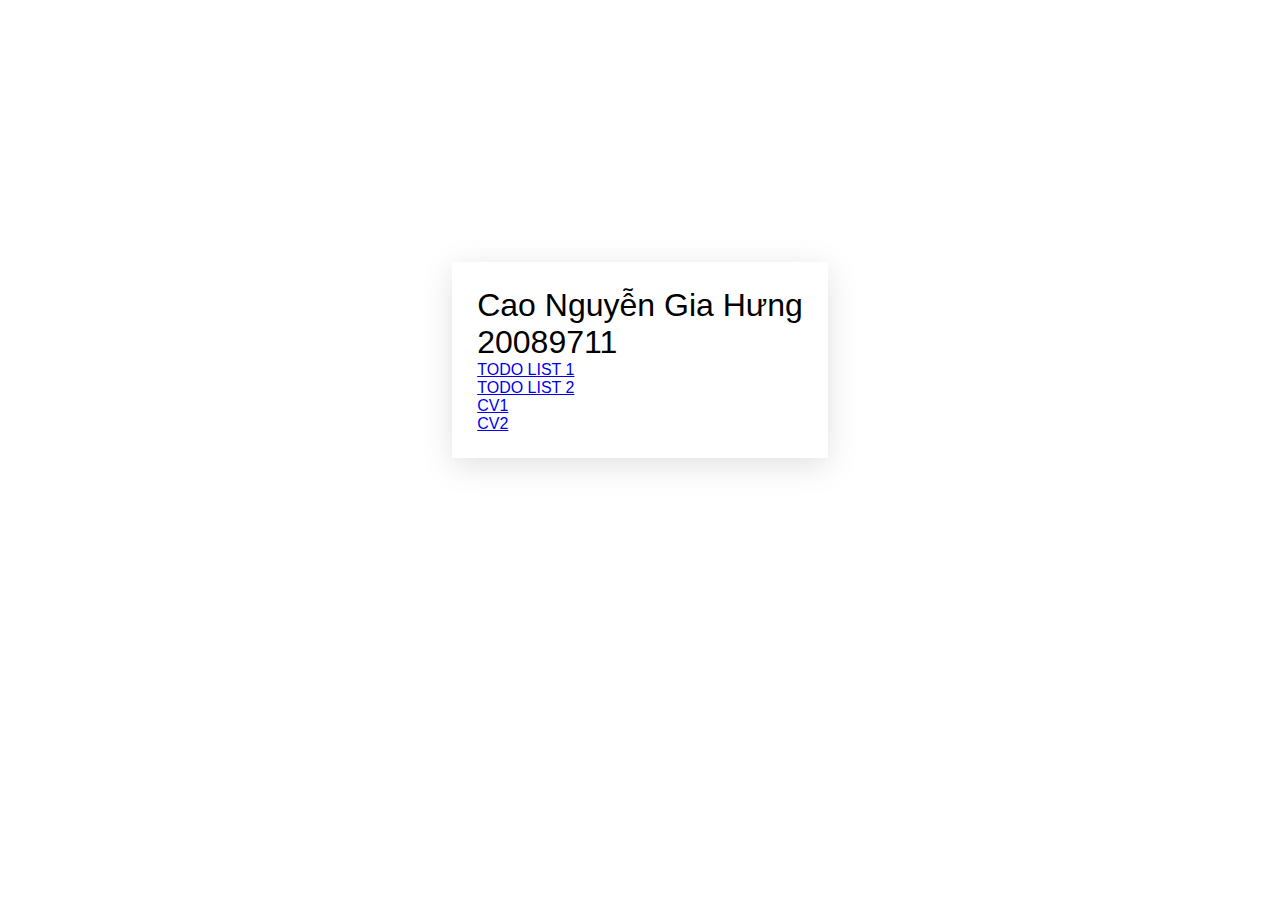
<file: index.html>
<!DOCTYPE html>
<html lang="en">

<head>
    <meta charset="UTF-8">
    <meta http-equiv="X-UA-Compatible" content="IE=edge">
    <meta name="viewport" content="width=device-width, initial-scale=1.0">
    <link rel="stylesheet" href="https://cdn.jsdelivr.net/npm/bootstrap@4.6.2/dist/css/bootstrap.min.css"
        integrity="sha384-xOolHFLEh07PJGoPkLv1IbcEPTNtaed2xpHsD9ESMhqIYd0nLMwNLD69Npy4HI+N" crossorigin="anonymous">
    <link rel="stylesheet" href="https://cdnjs.cloudflare.com/ajax/libs/font-awesome/5.15.4/css/all.min.css" />
    <link rel="stylesheet" href="style.css">
    <title>Document</title>
</head>

<body>
    <div class="container">
        <div class="row">
            <div class="col-md-12">
                <div class="student-info text-center ">
                    <div class="name">
                        Cao Nguyễn Gia Hưng
                    </div>
                    <div class="id">20089711</div>
                </div>
            </div>
            <div class="col-md-12"><a href="todo-list/index.html">
                    <div class="btn btn-danger w-100 m-1">TODO LIST 1</div>
                </a></div>
            <div class="col-md-12"><a href="todo-list-2/index.html">
                    <div class="btn btn-danger w-100 m-1">TODO LIST 2</div>
                </a></div>
            <div class="col-md-12"><a href="personal-cv/index.html">
                    <div class="btn btn-danger w-100 m-1 ">CV1</div>
                </a></div>
            <div class="col-md-12">
                <a href="personal-cv-2/index.html">
                    <div class="btn btn-danger w-100 m-1">CV2</div>
                </a>
            </div>
        </div>
    </div>
</body>

</html>
</file>
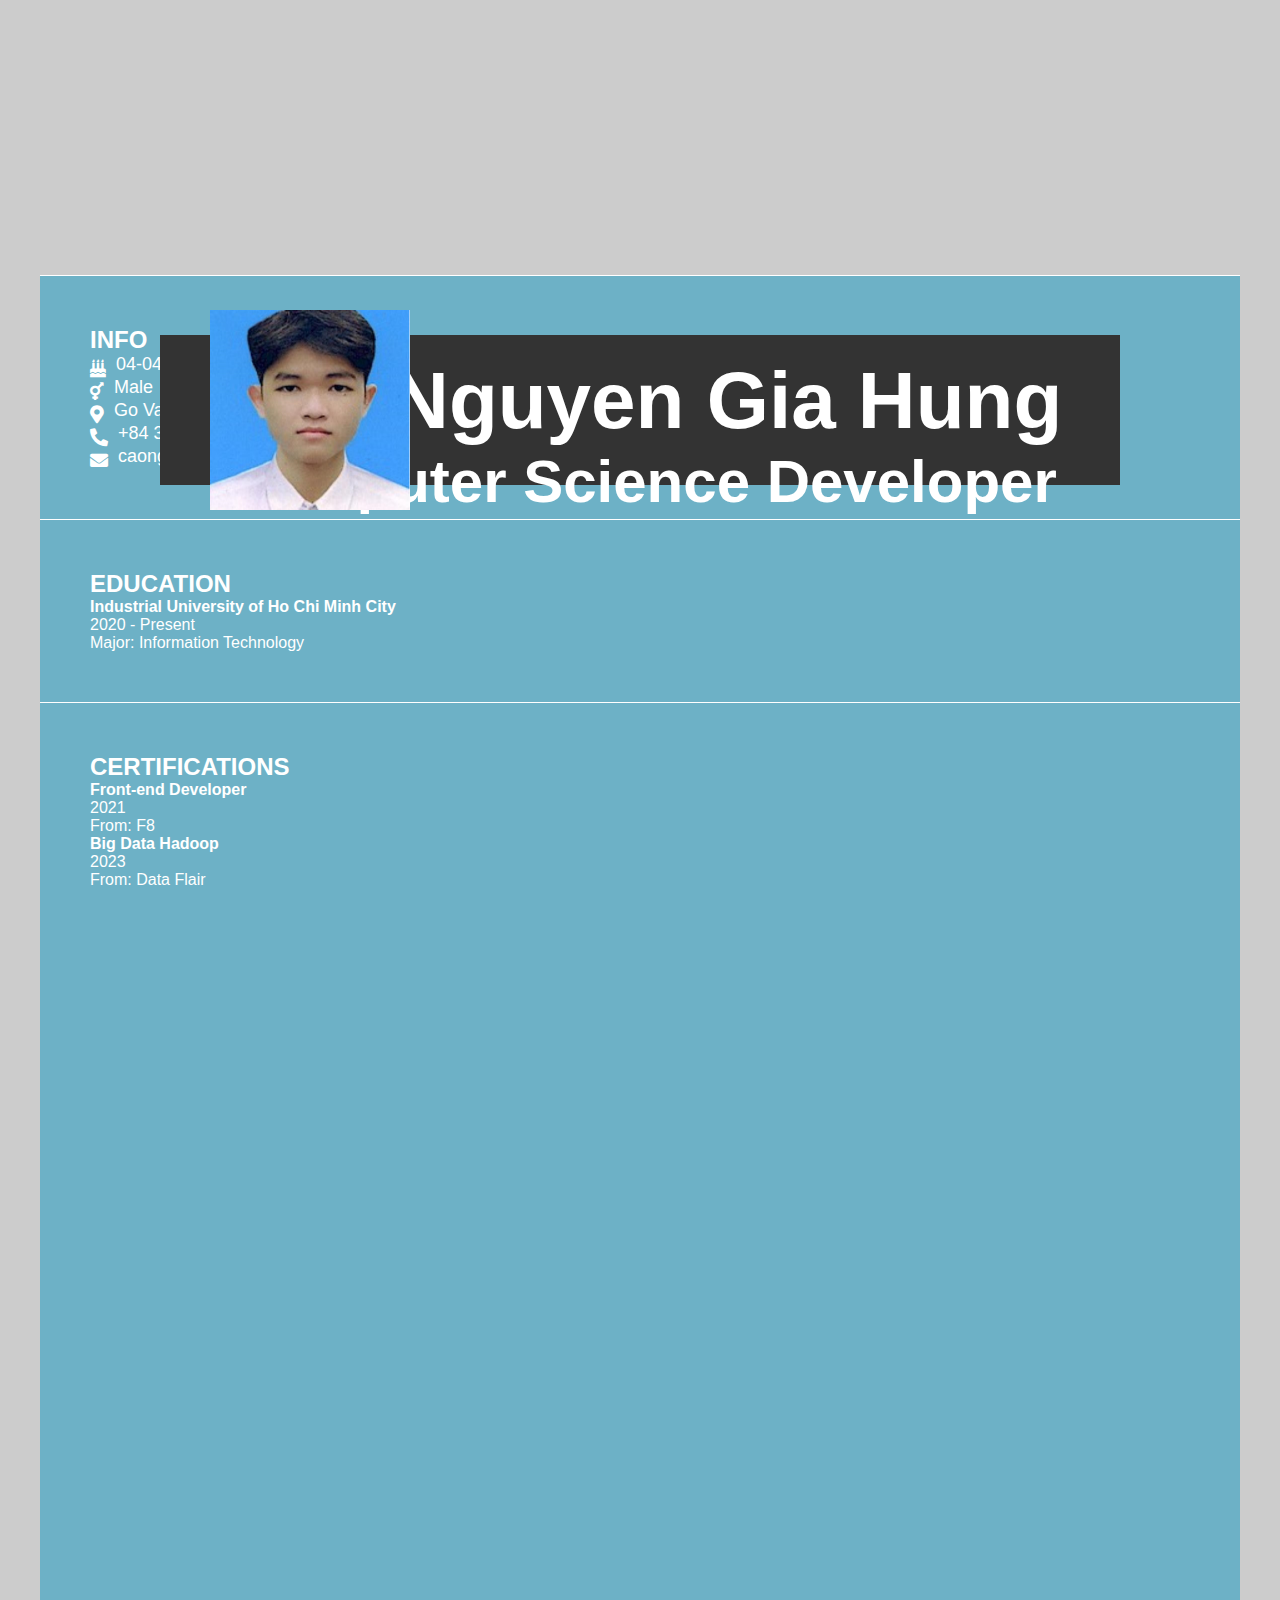
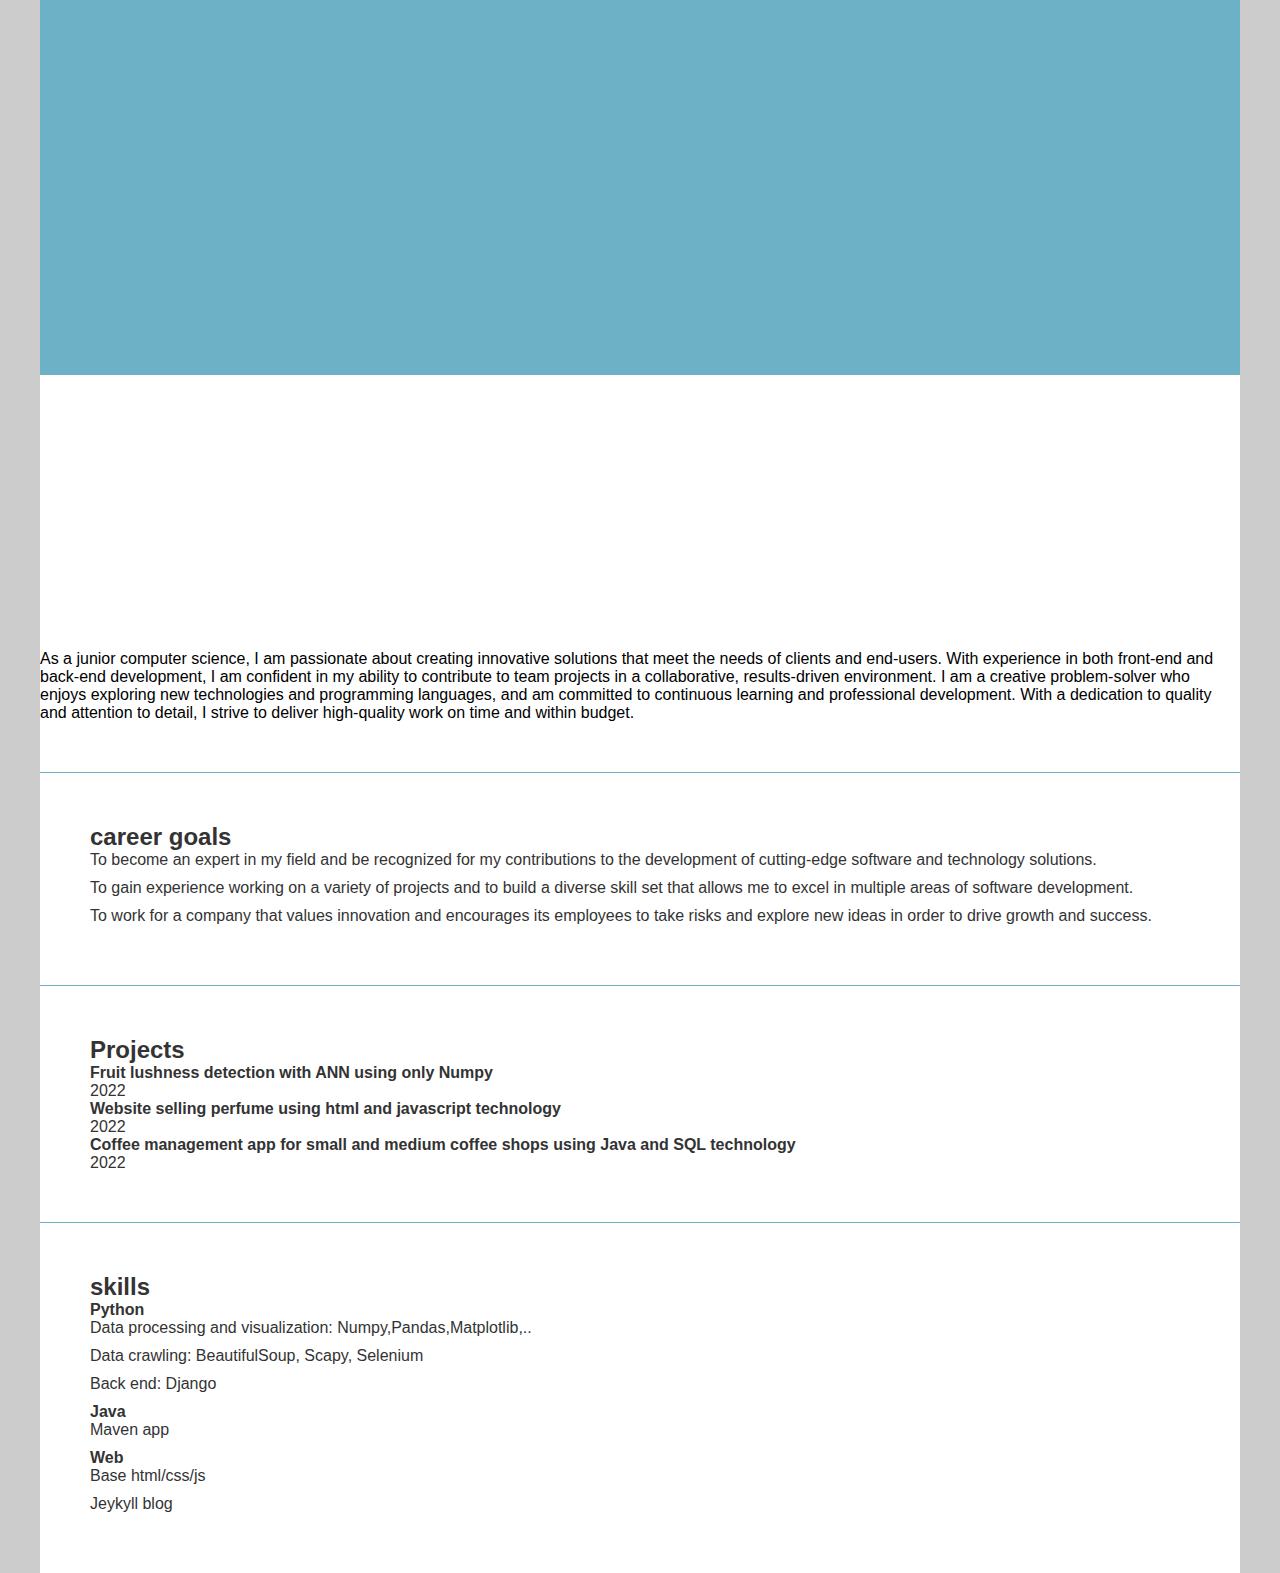
<file: personal-cv-2/index.html>
<!DOCTYPE html>
<html lang="en">

<head>
    <meta charset="UTF-8">
    <meta http-equiv="X-UA-Compatible" content="IE=edge">
    <meta name="viewport" content="width=device-width, initial-scale=1.0">
    <link rel="stylesheet" href="https://cdn.jsdelivr.net/npm/bootstrap@4.6.2/dist/css/bootstrap.min.css"
        integrity="sha384-xOolHFLEh07PJGoPkLv1IbcEPTNtaed2xpHsD9ESMhqIYd0nLMwNLD69Npy4HI+N" crossorigin="anonymous">
    <link rel="stylesheet" href="https://cdnjs.cloudflare.com/ajax/libs/font-awesome/5.15.4/css/all.min.css" />
    <link rel="stylesheet" href="css/style.css">
    <title>Document</title>
</head>

<body>
    <div class="container">
        <div class="name-box">
            <div class="row">
                <div class="col-md-4">
                    <div class="row">
                        <div class="col-md-12">
                            <div class="avatar">
                                <img src="image/avatar.png" alt="">
                            </div>
                        </div>
                    </div>
                </div>
                <div class="col-md-8">
                    <div class="row">
                        <div class="col-md-12">
                            <div class="name">
                                <h1>Cao Nguyen Gia Hung</h1>
                                <h2>Computer Science Developer</h2>
                            </div>
                        </div>
                    </div>
                </div>
            </div>
        </div>
        <div class="row">
            <div class="col-md-4 ">
                <div class="row content-left">
                    <div class="col-md-12">
                        <div class="left-item info">
                            <h2 class="title">
                                INFO
                            </h2>
                            <div class="cv-info cv-birth">
                                <i class="fas fa-birthday-cake"></i>
                                <span>04-04-2002</span>
                            </div>
                            <div class="cv-info cv-gender">
                                <i class="fas fa-transgender"></i>
                                <span>Male</span>
                            </div>
                            <div class="cv-info cv-address">
                                <i class="fas fa-map-marker-alt"></i>
                                <span>Go Vap, Ho Chi Minh city</span>
                            </div>
                            <div class="cv-info cv-phone">
                                <i class="fas fa-phone-alt"></i>
                                <a href="tel:+84347825051">+84 347825051</a>
                            </div>
                            <div class="cv-info cv-email">
                                <i class="fas fa-envelope"></i>
                                <a href="mailto: zombizombi51@gmail.com">caonguyengiahung044@gmail.com</a>
                            </div>
                        </div>
                        <div class="left-item education">
                            <h2 class="title">
                                EDUCATION
                            </h2>
                            <div class="cv-education">
                                <div class="cv-education-item">
                                    <div class="cv-education-item-title">
                                        <h4>Industrial University of Ho Chi Minh City</h4>
                                        <span>2020 - Present</span>
                                    </div>
                                    <div class="cv-education-item-content">
                                        <p>Major: Information Technology</p>
                                    </div>
                                </div>
                            </div>
                        </div>
                        <div class="left-item certifications">
                            <h2 class="title ">
                                CERTIFICATIONS
                            </h2>
                            <div class="cv-certifications">
                                <div class="cv-certifications-item">
                                    <div class="cv-certifications-item-title">
                                        <h4>Front-end Developer</h4>
                                        <span>2021</span>
                                    </div>
                                    <div class="cv-certifications-item-content">
                                        <p>From: F8</p>
                                    </div>
                                    <div class="cv-certifications-item-title">
                                        <h4>Big Data Hadoop</h4>
                                        <span>2023</span>
                                    </div>
                                    <div class="cv-certifications-item-content">
                                        <p>From: Data Flair</p>
                                    </div>
                                </div>
                            </div>
                        </div>
                    </div>
                </div>
            </div>
            <div class="col-md-8">
                <div class="row content-right">
                    <div class="col-md-12">
                        <div class="my-description">
                            <p>As a junior computer science, I am passionate about creating innovative
                                solutions that meet the needs of
                                clients and end-users. With experience in both front-end and back-end development, I am
                                confident in my ability to
                                contribute to team projects in a collaborative, results-driven environment. I am a
                                creative problem-solver who enjoys
                                exploring new technologies and programming languages, and am committed to continuous
                                learning and professional
                                development. With a dedication to quality and attention to detail, I strive to deliver
                                high-quality work on time and
                                within budget.</p>
                        </div>
                        <div class="right-item career-goals">
                            <h2 class="title text-uppercase">
                                career goals
                            </h2>
                            <ul>
                                <li>To become an expert in my field and be recognized for my contributions to the
                                    development of cutting-edge software and
                                    technology solutions.</li>
                                <li>To gain experience working on a variety of projects and to build a diverse skill set
                                    that allows me to excel in multiple
                                    areas of software development.</li>
                                <li>
                                    To work for a company that values innovation and encourages its employees to take
                                    risks and explore new ideas in order
                                    to drive growth and success.
                                </li>
                            </ul>
                        </div>
                        <div class="right-item projects">
                            <h2 class="title text-uppercase">
                                Projects
                            </h2>
                            <div class="cv-projects">
                                <div class="cv-projects-item">
                                    <div class="cv-projects-item-title">
                                        <h4>Fruit lushness detection with ANN using only Numpy</h4>
                                        <p>2022</p>
                                    </div>
                                    <div class="cv-projects-item-title">
                                        <h4>Website selling perfume using html and javascript technology</h4>
                                        <p>2022</p>
                                    </div>
                                    <div class="cv-projects-item-title">
                                        <h4>Coffee management app for small and medium coffee shops using Java and SQL
                                            technology</h4>
                                        <p>2022</p>
                                    </div>
                                </div>
                            </div>
                        </div>
                        <div class="right-item skills">
                            <h2 class="title text-uppercase">
                                skills
                            </h2>
                            <div class="cv-skills">
                                <div class="cv-skills-item">
                                    <div class="cv-skills-item-title">
                                        <h4>Python</h4>
                                        <ul>
                                            <li class="ml-3">Data processing and visualization:
                                                Numpy,Pandas,Matplotlib,..</li>
                                            <li class="ml-3">Data crawling: BeautifulSoup, Scapy, Selenium</li>
                                            <li class="ml-3">Back end: Django</li>
                                        </ul>
                                        <h4>Java</h4>
                                        <ul>
                                            <li class="ml-3">Maven app</li>
                                        </ul>
                                        <h4>Web</h4>
                                        <ul>
                                            <li class="ml-3">Base html/css/js</li>
                                            <li class="ml-3">Jeykyll blog</li>
                                        </ul>
                                    </div>
                                </div>
                            </div>
                        </div>
                    </div>
                </div>
            </div>
        </div>
    </div>
</body>

</html>
</file>
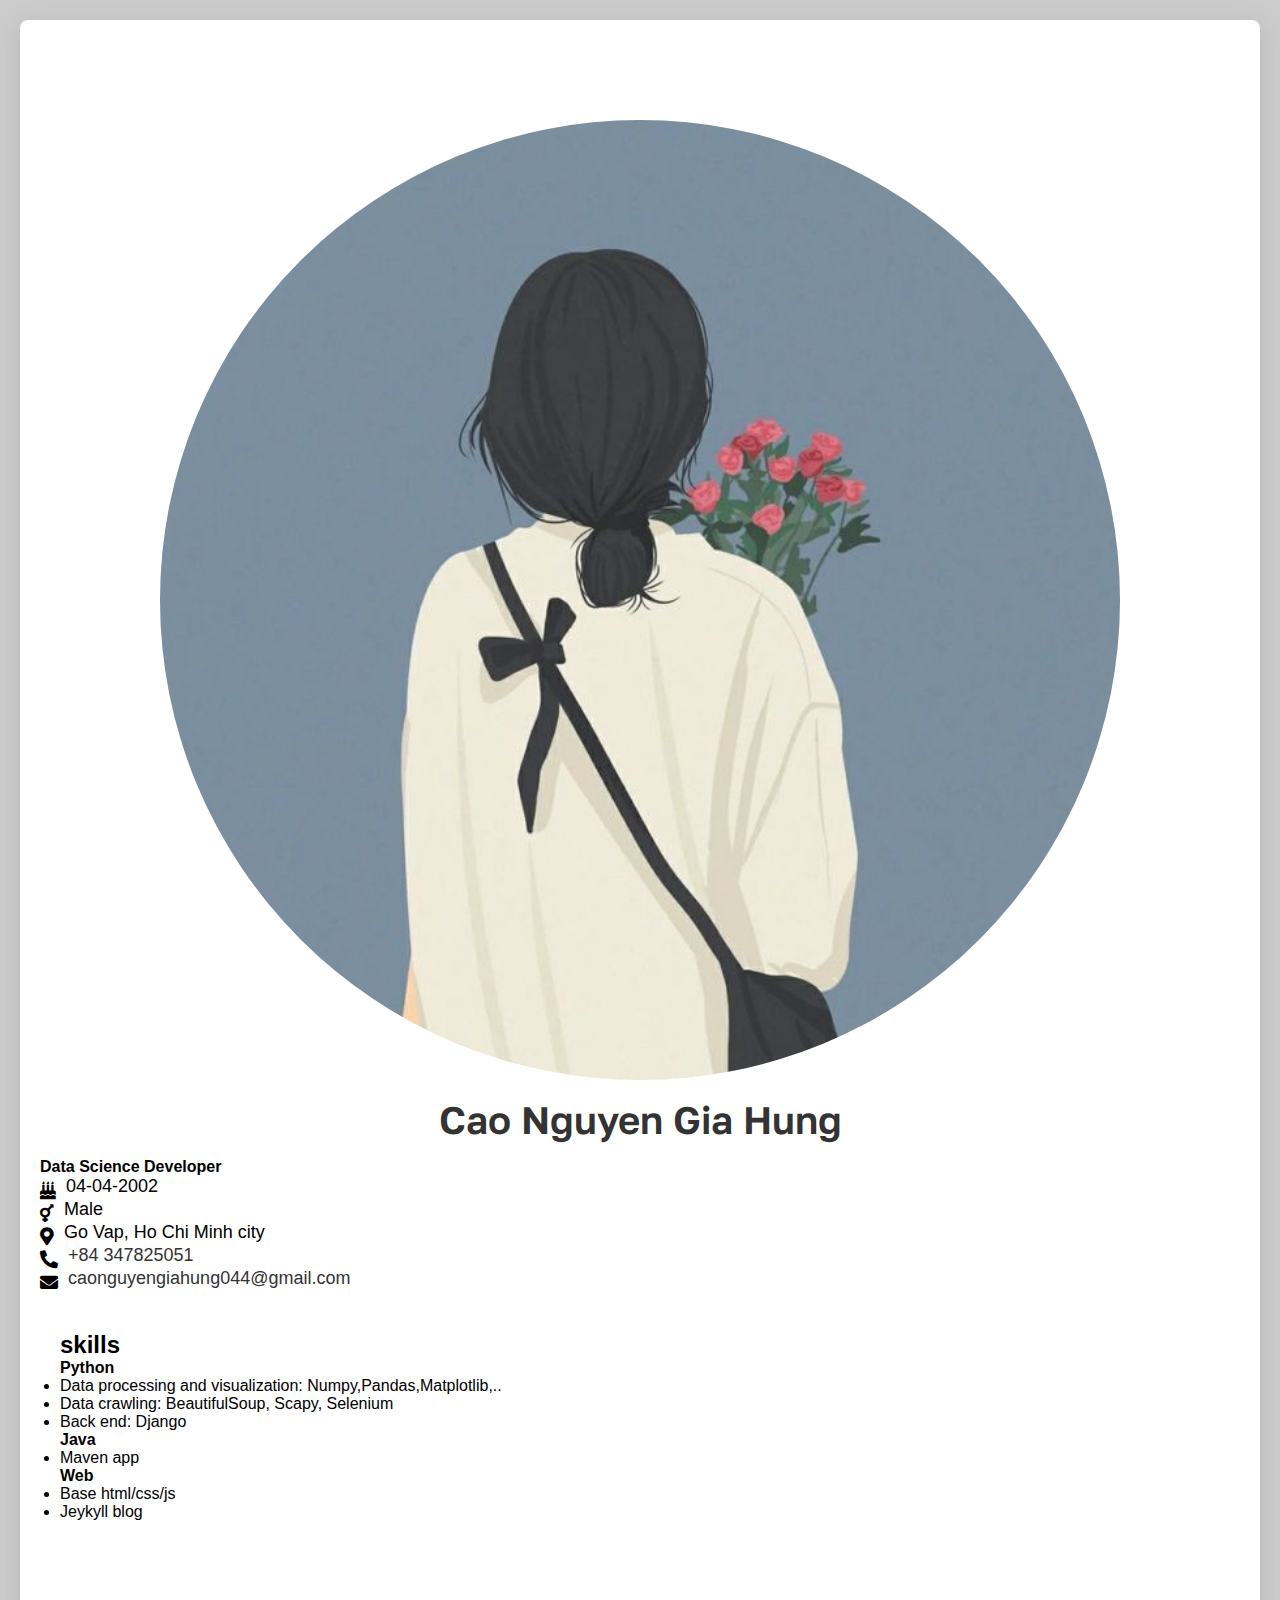
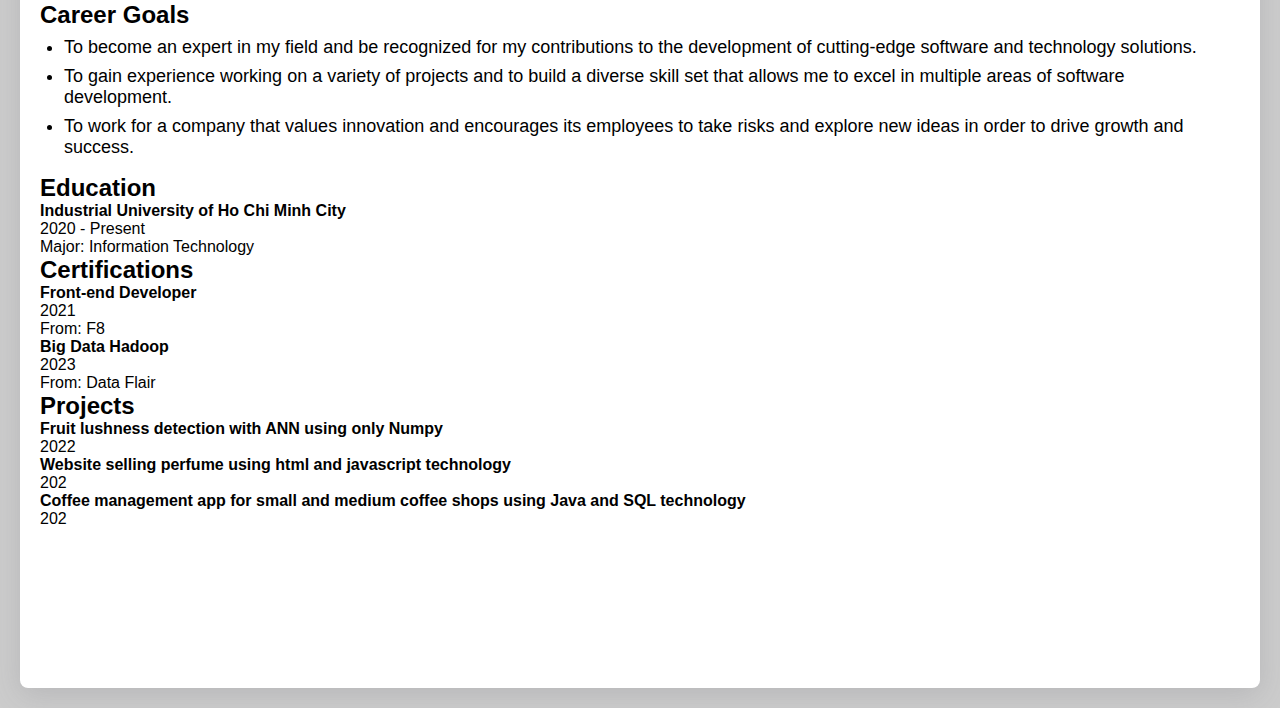
<file: personal-cv/index.html>
<!DOCTYPE html>
<html lang="en">

<head>
    <meta charset="UTF-8">
    <meta http-equiv="X-UA-Compatible" content="IE=edge">
    <meta name="viewport" content="width=device-width, initial-scale=1.0">
    <link rel="stylesheet" href="https://cdn.jsdelivr.net/npm/bootstrap@4.6.2/dist/css/bootstrap.min.css"
        integrity="sha384-xOolHFLEh07PJGoPkLv1IbcEPTNtaed2xpHsD9ESMhqIYd0nLMwNLD69Npy4HI+N" crossorigin="anonymous">
    <link rel="stylesheet" href="https://cdnjs.cloudflare.com/ajax/libs/font-awesome/5.15.4/css/all.min.css" />

    <link rel="stylesheet" href="css/style.css">
    <title>Document</title>
</head>

<body>
    <div class="container">
        <div class="row wrapper">
            <div class="col-md-5 border-right">
                <div class="wrapper-left">
                    <div class="row">
                        <div class="col-md-12">
                            <img src="image/avt1.png" alt="" class="img-thumbnail img-avt">
                            <h2 class="display-3 text-center cv-name">Cao Nguyen Gia Hung</h2>
                            <h4 class="text-center">Data Science Developer</h4>
                            <div class="info mt-4">
                                <div class="cv-info cv-birth">
                                    <i class="fas fa-birthday-cake"></i>
                                    <span>04-04-2002</span>
                                </div>
                                <div class="cv-info cv-gender">
                                    <i class="fas fa-transgender"></i>
                                    <span>Male</span>
                                </div>
                                <div class="cv-info cv-address">
                                    <i class="fas fa-map-marker-alt"></i>
                                    <span>Go Vap, Ho Chi Minh city</span>
                                </div>
                                <div class="cv-info cv-phone">
                                    <i class="fas fa-phone-alt"></i>
                                    <a href="tel:+84347825051">+84 347825051</a>
                                </div>
                                <div class="cv-info cv-email">
                                    <i class="fas fa-envelope"></i>
                                    <a href="mailto: zombizombi51@gmail.com">caonguyengiahung044@gmail.com</a>
                                </div>
                            </div>
                        </div>
                        <div class="col-md-12 custom-skill border-top">
                            <div class="right-item skills">
                                <h2 class="title text-uppercase">
                                    skills
                                </h2>
                                <div class="cv-skills">
                                    <div class="cv-skills-item">
                                        <div class="cv-skills-item-title">
                                            <h4>Python</h4>
                                            <ul>
                                                <li class="ml-3">Data processing and visualization:
                                                    Numpy,Pandas,Matplotlib,..</li>
                                                <li class="ml-3">Data crawling: BeautifulSoup, Scapy, Selenium</li>
                                                <li class="ml-3">Back end: Django</li>
                                            </ul>
                                            <h4>Java</h4>
                                            <ul>
                                                <li class="ml-3">Maven app</li>
                                            </ul>
                                            <h4>Web</h4>
                                            <ul>
                                                <li class="ml-3">Base html/css/js</li>
                                                <li class="ml-3">Jeykyll blog</li>
                                            </ul>
                                        </div>
                                    </div>
                                </div>
                            </div>
                        </div>
                    </div>
                </div>
            </div>
            <div class="col-md-7">
                <div class="wrapper-right">
                    <div class="row">
                        <div class="col-md-12">
                            <div class="career-goals">
                                <h2 class="border-bottom title titlte-career-goals">Career Goals</h2>
                                <ul class="content-list">
                                    <li class="content-item">To become an expert in my field and be recognized for my
                                        contributions to the development of cutting-edge software and
                                        technology solutions.
                                    </li>
                                    <li class="content-item">To gain experience working on a variety of projects and to
                                        build a diverse skill
                                        set that allows me to excel in multiple
                                        areas of software development.</li>
                                    <li class="content-item">To work for a company that values innovation and encourages
                                        its employees to
                                        take risks and explore new ideas in order
                                        to drive growth and success.</li>
                                </ul>
                            </div>
                            <div class="left-item education">
                                <h2 class="title border-bottom">
                                    Education
                                </h2>
                                <div class="cv-education">
                                    <div class="cv-education-item">
                                        <div class="cv-education-item-title">
                                            <h4>Industrial University of Ho Chi Minh City</h4>
                                            <span>2020 - Present</span>
                                        </div>
                                        <div class="cv-education-item-content">
                                            <p>Major: Information Technology</p>
                                        </div>
                                    </div>
                                </div>
                            </div>
                            <div class="left-item certifications">
                                <h2 class="title text-capitalize border-bottom">
                                    Certifications
                                </h2>
                                <div class="cv-certifications">
                                    <div class="cv-certifications-item">
                                        <div class="cv-certifications-item-title">
                                            <h4>Front-end Developer</h4>
                                            <span>2021</span>
                                        </div>
                                        <div class="cv-certifications-item-content">
                                            <p>From: F8</p>
                                        </div>
                                        <div class="cv-certifications-item-title">
                                            <h4>Big Data Hadoop</h4>
                                            <span>2023</span>
                                        </div>
                                        <div class="cv-certifications-item-content">
                                            <p>From: Data Flair</p>
                                        </div>
                                    </div>
                                </div>
                            </div>
                            <div class="right-item projects">
                                <h2 class="title border-bottom">
                                    Projects
                                </h2>
                                <div class="cv-projects">
                                    <div class="cv-projects-item">
                                        <div class="cv-projects-item-title">
                                            <h4>Fruit lushness detection with ANN using only Numpy</h4>
                                            <p>2022</p>
                                        </div>
                                        <div class="cv-projects-item-title">
                                            <h4>Website selling perfume using html and javascript technology</h4>
                                            <p>202</p>
                                        </div>
                                        <div class="cv-projects-item-title">
                                            <h4>Coffee management app for small and medium coffee shops using Java and
                                                SQL
                                                technology</h4>
                                            <p>202</p>
                                        </div>
                                    </div>
                                </div>
                            </div>
                            <!-- <div class="work-experience">
                                <h2 class="border-bottom title titlte-work-experience">Work Experience</h2>
                                <ul class="content-list">
                                    <li class="content-item">item 1</li>
                                    <li class="content-item">item 2</li>
                                    <li class="content-item">item 3</li>
                                </ul>
                            </div> -->
                        </div>
                    </div>
                </div>
            </div>
        </div>
    </div>
</body>
<script src="https://code.jquery.com/jquery-3.2.1.slim.min.js"
    integrity="sha384-KJ3o2DKtIkvYIK3UENzmM7KCkRr/rE9/Qpg6aAZGJwFDMVNA/GpGFF93hXpG5KkN"
    crossorigin="anonymous"></script>
<script src="https://cdn.jsdelivr.net/npm/popper.js@1.12.9/dist/umd/popper.min.js"
    integrity="sha384-ApNbgh9B+Y1QKtv3Rn7W3mgPxhU9K/ScQsAP7hUibX39j7fakFPskvXusvfa0b4Q"
    crossorigin="anonymous"></script>
<script src="https://cdn.jsdelivr.net/npm/bootstrap@4.0.0/dist/js/bootstrap.min.js"
    integrity="sha384-JZR6Spejh4U02d8jOt6vLEHfe/JQGiRRSQQxSfFWpi1MquVdAyjUar5+76PVCmYl"
    crossorigin="anonymous"></script>

</html>
</file>
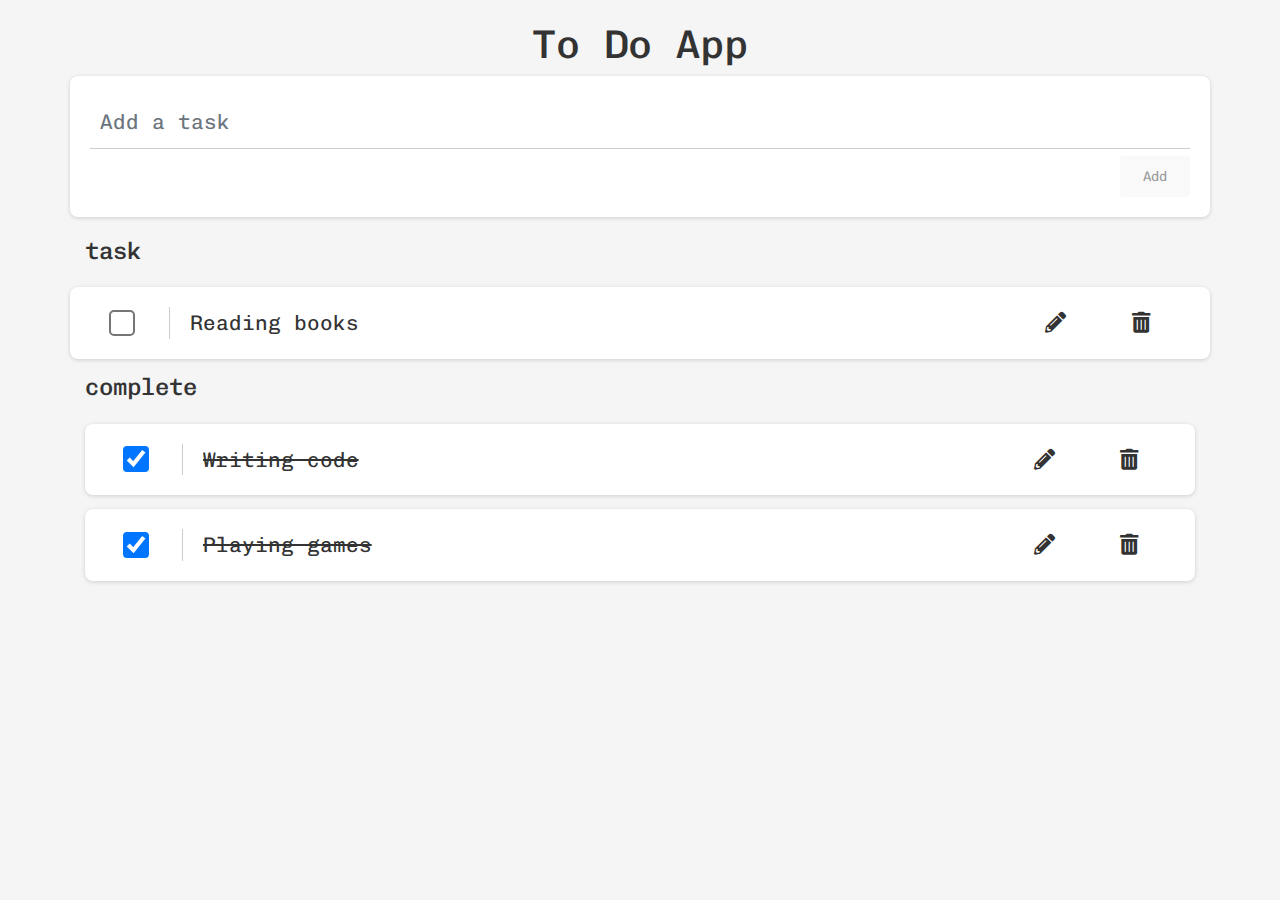
<file: todo-list-2/index.html>
<!DOCTYPE html>
<html lang="en">

<head>
    <meta charset="UTF-8">
    <meta http-equiv="X-UA-Compatible" content="IE=edge">
    <meta name="viewport" content="width=device-width, initial-scale=1.0">
    <title>To Do App</title>
    <!-- import bootstrap 4 library css -->
    <link rel="stylesheet" href="https://cdn.jsdelivr.net/npm/bootstrap@4.0.0/dist/css/bootstrap.min.css"
        integrity="sha384-Gn5384xqQ1aoWXA+058RXPxPg6fy4IWvTNh0E263XmFcJlSAwiGgFAW/dAiS6JXm" crossorigin="anonymous">
    <link rel="stylesheet" href="https://cdnjs.cloudflare.com/ajax/libs/font-awesome/5.15.4/css/all.min.css">
    <!-- import file style.css -->
    <link rel="stylesheet" href="css/style.css">
</head>

<body>
    <div class="container">
        <!-- add task -->
        <div class="row">
            <div class="col-md-12">
                <div class="wrapper-add-task">
                    <h1 class="text-center">To Do App</h1>
                    <div class="row">
                        <div class="col-md-12 p-0">
                            <div class="add-task-box">
                                <form action="" method="POST">
                                    <div class="form-group form-group-custom">
                                        <input type="text" name="task" id="task" class="form-control"
                                            placeholder="Add a task">
                                    </div>
                                </form>
                                <div class="d-flex">
                                    <input type="button" value="Add" class="btn-add-task disabled" id="btn-add-task">
                                </div>
                            </div>
                        </div>
                    </div>
                </div>
            </div>
        </div>
        <!-- task -->
        <div class="row">
            <div class="col-md-12">
                <h4 class="text-left ">task</h4>
                <div class="row">
                    <div class="col-md-12 p-0">
                        <div class="current-task-box">
                            <div class="task-list" id="task-list">
                                <!-- <div class="task-item-box">
                                    <div class="row">
                                        <div class="col-md-1">
                                            <div class="wrapper-checkbox">
                                                <input type="checkbox" class="mark-complete">
                                            </div>
                                        </div>
                                        <div class="col-md-11 pl-0">
                                            <div class="row">
                                                <div class="col-md-10">
                                                    <input type="text" name="" class="task-item" disabled
                                                        value="${task}">
                                                </div>
                                                <div class="col-md-2">
                                                    <div class="row">
                                                        <div class="col-md-6">
                                                            <div class="pen-icon">
                                                                <i class="fas fa-pencil-alt"></i>
                                                            </div>
                                                        </div>
                                                        <div class="col-md-6">
                                                            <div class="recycle-bin-icon">
                                                                <i class="fas fa-trash-alt"></i>
                                                            </div>
                                                        </div>
                                                    </div>
                                                </div>
                                            </div>
                                        </div>
                                    </div>
                                </div>
                                <div class="task-item-box">
                                    <div class="row">
                                        <div class="col-md-1">
                                            <div class="wrapper-checkbox">
                                                <input type="checkbox" class="mark-complete">
                                            </div>
                                        </div>
                                        <div class="col-md-11 pl-0">
                                            <div class="row">
                                                <div class="col-md-10">
                                                    <input type="text" name="" class="task-item" disabled
                                                        value="${task}">
                                                </div>
                                                <div class="col-md-2">
                                                    <div class="row">
                                                        <div class="col-md-6">
                                                            <div class="pen-icon">
                                                                <i class="fas fa-pencil-alt"></i>
                                                            </div>
                                                        </div>
                                                        <div class="col-md-6">
                                                            <div class="recycle-bin-icon">
                                                                <i class="fas fa-trash-alt"></i>
                                                            </div>
                                                        </div>
                                                    </div>
                                                </div>
                                            </div>
                                        </div>
                                    </div>
                                </div> -->
                            </div>
                        </div>
                    </div>
                </div>
            </div>
        </div>
        <!-- complete task -->
        <div class="row">
            <div class="col-md-12">
                <h4 class="text-left ">complete</h4>
                <div class="row">
                    <div class="col-md-12">
                        <div class="current-task-box">
                            <div class="task-list" id="task-complete">
                                <!-- <div class="task-item-box">
                                    <div class="row">
                                        <div class="col-md-1">
                                            <div class="wrapper-checkbox">
                                                <input type="checkbox" class="mark-complete">
                                            </div>
                                        </div>
                                        <div class="col-md-11 pl-0">
                                            <button class="task-item">
                                                <span class="text-left task-item-title">Task 1: get 450
                                                    toeic</span>
                                            </button>
                                        </div>
                                    </div>
                                </div>
                                <div class="task-item-box">
                                    <div class="row">
                                        <div class="col-md-1">
                                            <div class="wrapper-checkbox">
                                                <input type="checkbox" class="mark-complete">
                                            </div>
                                        </div>
                                        <div class="col-md-11 pl-0">
                                            <button class="task-item">
                                                <span class="text-left task-item-title">Task 1: get 450
                                                    toeic</span>
                                            </button>
                                        </div>
                                    </div>
                                </div> -->
                            </div>
                        </div>
                    </div>
                </div>
            </div>
        </div>
    </div>
</body>

</html>

<!-- improt bootstrap 4 libnrary js -->
<script src="https://code.jquery.com/jquery-3.2.1.slim.min.js"
    integrity="sha384-KJ3o2DKtIkvYIK3UENzmM7KCkRr/rE9/Qpg6aAZGJwFDMVNA/GpGFF93hXpG5KkN"
    crossorigin="anonymous"></script>
<script src="https://cdn.jsdelivr.net/npm/popper.js@1.12.9/dist/umd/popper.min.js"
    integrity="sha384-ApNbgh9B+Y1QKtv3Rn7W3mgPxhU9K/ScQsAP7hUibX39j7fakFPskvXusvfa0b4Q"
    crossorigin="anonymous"></script>
<script src="https://cdn.jsdelivr.net/npm/bootstrap@4.0.0/dist/js/bootstrap.min.js"
    integrity="sha384-JZR6Spejh4U02d8jOt6vLEHfe/JQGiRRSQQxSfFWpi1MquVdAyjUar5+76PVCmYl"
    crossorigin="anonymous"></script>
<!-- import jquery library -->
<script src="https://ajax.googleapis.com/ajax/libs/jquery/3.5.1/jquery.min.js"></script>

<script src="js/main.js"></script>
</file>
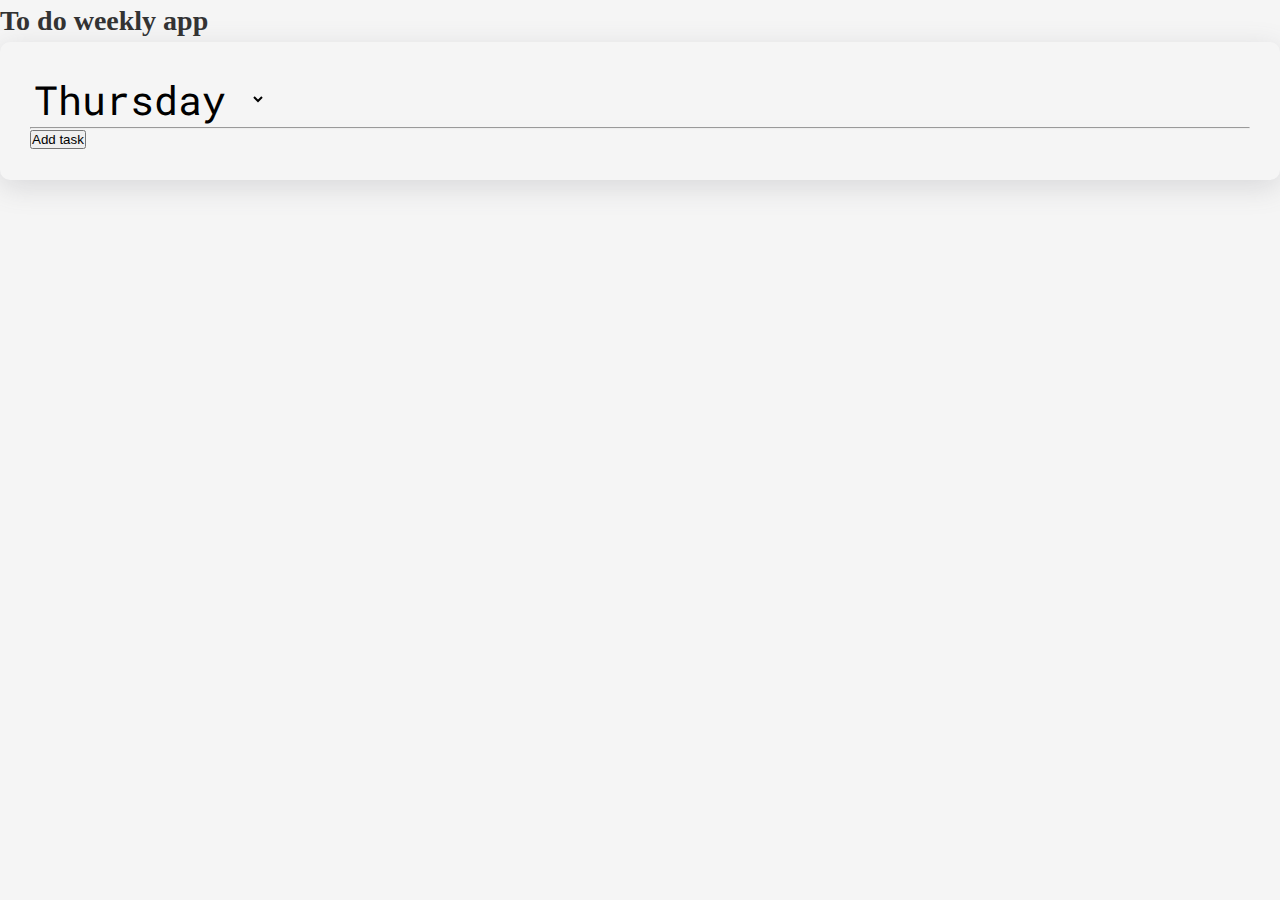
<file: todo-list/index.html>
<!DOCTYPE html>
<html lang="en">

<head>
    <meta charset="UTF-8">
    <meta http-equiv="X-UA-Compatible" content="IE=edge">
    <meta name="viewport" content="width=device-width, initial-scale=1.0">
    <link rel="stylesheet" href="https://cdn.jsdelivr.net/npm/bootstrap@4.6.2/dist/css/bootstrap.min.css"
        integrity="sha384-xOolHFLEh07PJGoPkLv1IbcEPTNtaed2xpHsD9ESMhqIYd0nLMwNLD69Npy4HI+N" crossorigin="anonymous">
    <link rel="stylesheet" href="https://cdnjs.cloudflare.com/ajax/libs/font-awesome/5.15.4/css/all.min.css" />

    <link rel="stylesheet" href="css/style.css">

    <title>Document</title>
</head>

<body>
    <div class="container">
        <div class="wrapper-header">
            <h1 class="display-2 text-center">To do weekly app</h1>

        </div>
        <div class="wrapper-day">
            <div class="row">
                <div class="col-md-12">
                    <select class="form-control form-control-md display-4 day-title custom-opt" id="day">
                        <option>
                            <h3 class="display-4 day-title">Monday</h3>
                        </option>
                        <option>
                            <h3 class="display-4 day-title">Tuesday</h3>
                        </option>
                        <option>
                            <h3 class="display-4 day-title">Wednesday</h3>
                        </option>
                        <option>
                            <h3 class="display-4 day-title">Thursday</h3>
                        </option>
                        <option>
                            <h3 class="display-4 day-title">Friday</h3>
                        </option>
                        <option>
                            <h3 class="display-4 day-title">Saturday</h3>
                        </option>
                        <option>
                            <h3 class="display-4 day-title">Sunday</h3>
                        </option>
                    </select>

                    <hr>
                    <div id="task-list">
                        <!-- <div class="form-group task-item-box">
                            <input type="checkbox" name="${task.id}" id="${task.id}"
                                class="from-control custom-checkbox">
                            <label for="${task.id}"
                                class="task-label  ${(task.completed ? 'completed' : '')}">${task.task}</label>
                            <i class="fas fa-trash task-delete"></i>
                            <i class="fas fa-pencil-alt task-edit"></i>
                            <i class="fas fa-check task-save d-none"></i>
                        </div> -->
                    </div>
                    <div class="wrapper-btn">
                        <button class="btn btn-primary btn-md btn-block" id="add-task">Add task</button>
                    </div>
                </div>
            </div>
        </div>
    </div>
    <script src="https://ajax.googleapis.com/ajax/libs/jquery/3.6.3/jquery.min.js"></script>
    <script src="https://cdn.jsdelivr.net/npm/bootstrap@4.6.2/dist/js/bootstrap.bundle.min.js"
        integrity="sha384-Fy6S3B9q64WdZWQUiU+q4/2Lc9npb8tCaSX9FK7E8HnRr0Jz8D6OP9dO5Vg3Q9ct"
        crossorigin="anonymous"></script>
    <script src="js/app.js"></script>
</body>

</html>
</file>
<file: style.css>
* {
    margin: 0;
    padding: 0;
    box-sizing: border-box;
    font-family: 'Poppins', sans-serif;
}

.container {
    position: absolute;
    top: 40%;
    left: 50%;
    transform: translate(-50%, -50%);
    max-width: 1300px;
    margin: auto;
    padding: 25px 25px;
    box-shadow: rgba(100, 100, 111, 0.2) 0px 7px 29px 0px;
}

.student-info {
    font-size: 32px;
}
</file>
<file: personal-cv-2/css/style.css>
* {
    margin: 0;
    padding: 0;
    box-sizing: border-box;
    font-family: 'Poppins', sans-serif;
}

body {
    background: #ccc;
}

ul {
    list-style: none;
}

li {
    margin-bottom: 10px;
}

.container {
    background: #fff;
    max-width: 1200px;
    margin: auto;
    position: relative;
}

/* name box */

.name-box {
    background: #333;
    color: #fff;
    position: absolute;
    top: 60px;
    left: 50%;
    transform: translateX(-50%);
    width: 80%;
    height: 150px;
    text-align: center;
    z-index: 10;
}

.name {
    font-size: 40px;
    margin-top: 20px;
}

.avatar {
    position: absolute;
    top: -25px;
    left: 50px;
}

.avatar img {

    width: 200px;
    height: 200px;
}

/* content left */
.content-left {
    background-color: rgb(109, 177, 198);
    min-height: 1700px;
}

.my-description {
    margin-top: 275px;
    padding-bottom: 50px;
}

/* info */
.left-item.info {
    margin-top: 275px;

}

.left-item {
    padding: 50px;
    color: #fff;
    z-index: -1;
    border-top: 1px solid #fff;
}

.right-item {
    padding: 50px;
    color: #333;
    z-index: 10;
    border-top: 1px solid rgb(109, 177, 198);
}

.cv-info {
    display: flex;
    justify-content: left;
    align-items: left;
    font-size: 18px;
}

.cv-info i {
    margin-top: 5px;
}

.cv-info span, .cv-info a {
    margin-left: 10px;
}

.cv-info a {
    text-decoration: none;
    color: #fff
}
</file>
<file: personal-cv/css/style.css>
@import url('https://fonts.googleapis.com/css2?family=Golos+Text:wght@600&family=Nunito:ital,wght@0,300;0,400;0,500;1,300&display=swap');

* {
    margin: 0;
    padding: 0;
    box-sizing: border-box;
    font-family: 'Poppins', sans-serif;
}

body {
    background: #ccc;
    padding: 20px;
}

.container {
    background-color: #fff;
    border-radius: 8px;
    box-shadow: rgba(100, 100, 111, 0.2) 0px 7px 29px 0px;
}

.wrapper {
    padding: 100px 20px 160px 20px;
    /* padding: 0 20px; */
}


.cv-name {
    font-size: 2.4rem;
    font-weight: 600;
    color: #333;
    font-family: "Golos Text", sans-serif;
    text-align: center;
    margin: 1rem 0;
}

.img-avt {
    display: block;
    margin: 0 auto;
    width: 80%;
    object-fit: cover;
    border-radius: 100rem;
}

.cv-info {
    display: flex;
    justify-content: left;
    align-items: left;
    font-size: 18px;
}

.cv-info i {
    margin-top: 5px;
}

.cv-info span, .cv-info a {
    margin-left: 10px;
}

.cv-info a {
    text-decoration: none;
    color: #333;

}

.custom-skill {
    margin-top: 20px;
    padding: 20px;
    padding-bottom: 80px;
}

/* ------------------------right--------------- */
.content-list {
    display: flex;
    align-items: flex-start;
    flex-direction: column;
    padding: 8px 24px;
}

.content-item {
    padding-bottom: 8px;
    font-size: 18px;
}

.certifications .content-item ul {
    padding-left: 40px;
}
</file>
<file: todo-list-2/css/style.css>
/* import font from google font */
@import url('https://fonts.googleapis.com/css2?family=Chivo+Mono:ital,wght@0,300;0,400;1,300&display=swap');

/* main css */

body {
    background-color: #f5f5f5;
    font-family: 'Chivo Mono', monospace;
    font-size: 14px;
    color: #333;
    line-height: 1.5;
    margin: 0;
    padding: 0;
}

.wrapper-add-task {
    /* background-color: #fff; */
    padding: 20px 0 0;
    /* box-shadow: rgba(0, 0, 0, 0.16) 0px 1px 4px; */
}

.add-task-box {
    background-color: #fff;
    padding: 20px;
    margin-bottom: 20px;
    border-radius: 8px;
    box-shadow: rgba(0, 0, 0, 0.16) 0px 1px 4px;
    position: relative;
}

.add-task-box .title {
    font-size: 1.5em;
    font-weight: 400;
    margin-bottom: 20px;
}

/* custom input */
.add-task-box input {
    width: 100%;
    padding: 10px;
    border: 1px solid #ccc;
    border-radius: 4px;
    font-size: 1.5em;
    border: none;
    color: #333;
    line-height: 1.5;
}

.add-task-box input:focus {
    outline: none;
    border: none;
    box-shadow: none
}

.form-group-custom {
    height: auto;
    border-bottom: 1px solid #ccc;
    margin-bottom: 7px;
}

.add-task-box .btn-add-task {
    background-color: #f5f5f5;
    width: 70px;
    text-align: center;
    font-size: 14px;
    border-radius: 4px;
    cursor: pointer;
    text-align: center;
    margin-left: auto;
    top: 50px;
    right: 0;

}

.add-task-box .disabled {
    opacity: 0.5;
    cursor: not-allowed;
}

/* style for current task item */
.task-list {
    padding: 0;
    margin: 0;
    list-style: none;
}

.task-item-box {
    margin: 1em 0;
    padding: 20px;
    background-color: #fff;
    border-radius: 8px;
    box-shadow: rgba(0, 0, 0, 0.16) 0px 1px 4px;
}

.task-item-box:hover {
    background-color: #fff;
    color: #000;
}

.pen-icon, .recycle-bin-icon, .task-item {
    width: 100%;
    text-align: left;
    font-size: 1.5em;
    border: none;
    color: #333;
    line-height: 1.5;
    background-color: #fff;

}

.task-item {
    padding: 0 20px;
    border-left: 1px solid #ccc;
}

.task-item-disabled {
    text-decoration: line-through;
    color: #ccc;
}

.task-item:focus {
    outline: none;
    box-shadow: none
}

.mark-complete {
    position: absolute;
    top: 50%;
    left: 50%;
    transform: translate(-50%, -50%) scale(2);
    cursor: pointer;
}
</file>
<file: todo-list/css/style.css>
@import url('https://fonts.googleapis.com/css2?family=Shantell+Sans:ital,wght@0,300;0,400;1,300;1,400&display=swap');
@import url('https://fonts.googleapis.com/css2?family=Roboto+Mono:ital,wght@0,600;0,700;1,700&family=Shantell+Sans:ital,wght@0,300;0,400;1,300;1,400&display=swap');

* {
    padding: 0;
    margin: 0;
    box-sizing: border-box;
}

body {
    background-color: #f5f5f5;
    /* font-family: 'Shantell Sans', monospace; */
    font-size: 14px;
    color: #333;
    line-height: 1.5;
    margin: 0;
    padding: 0;
}

.wrapper-day {
    box-shadow: rgba(100, 100, 111, 0.2) 0px 7px 29px 0px;
    border-radius: 10px;
    padding: 30px;
}

.day-title {
    font-family: 'Roboto Mono', monospace;
}

.task-label {
    font-size: 1.725em;
    font-family: 'Shantell Sans', monospace;
    margin-left: 10px;
}

.task-label[contenteditable="true"] {
    padding: 5px;
    outline: none;
    margin: 0;
    font-size: 1.725em;
    font-family: 'Shantell Sans', monospace;
    margin-left: 10px;
}

.custom-checkbox {
    position: relative;
    display: inline-block;
    width: 20px;
    height: 20px;
    margin-right: 10px;
}

.custom-opt {
    background: transparent;
    border: none;
    font-size: 40px;
}

.custom-opt option {
    font-size: 20px;
}

.completed {
    text-decoration: line-through;
}


.task-item-box {
    position: relative;
}

.task-delete {
    position: absolute;
    top: 50%;
    transform: translateY(-50%);
    right: 0;
    font-size: 20px;
    color: #333;
    cursor: pointer;
}

.task-edit {
    position: absolute;
    top: 50%;
    transform: translateY(-50%);
    right: 50px;
    font-size: 20px;
    color: #333;
    cursor: pointer;
}



.task-save {
    position: absolute;
    top: 50%;
    transform: translateY(-50%);
    right: 50px;
    font-size: 20px;
    color: #333;
    cursor: pointer;
}
</file>
